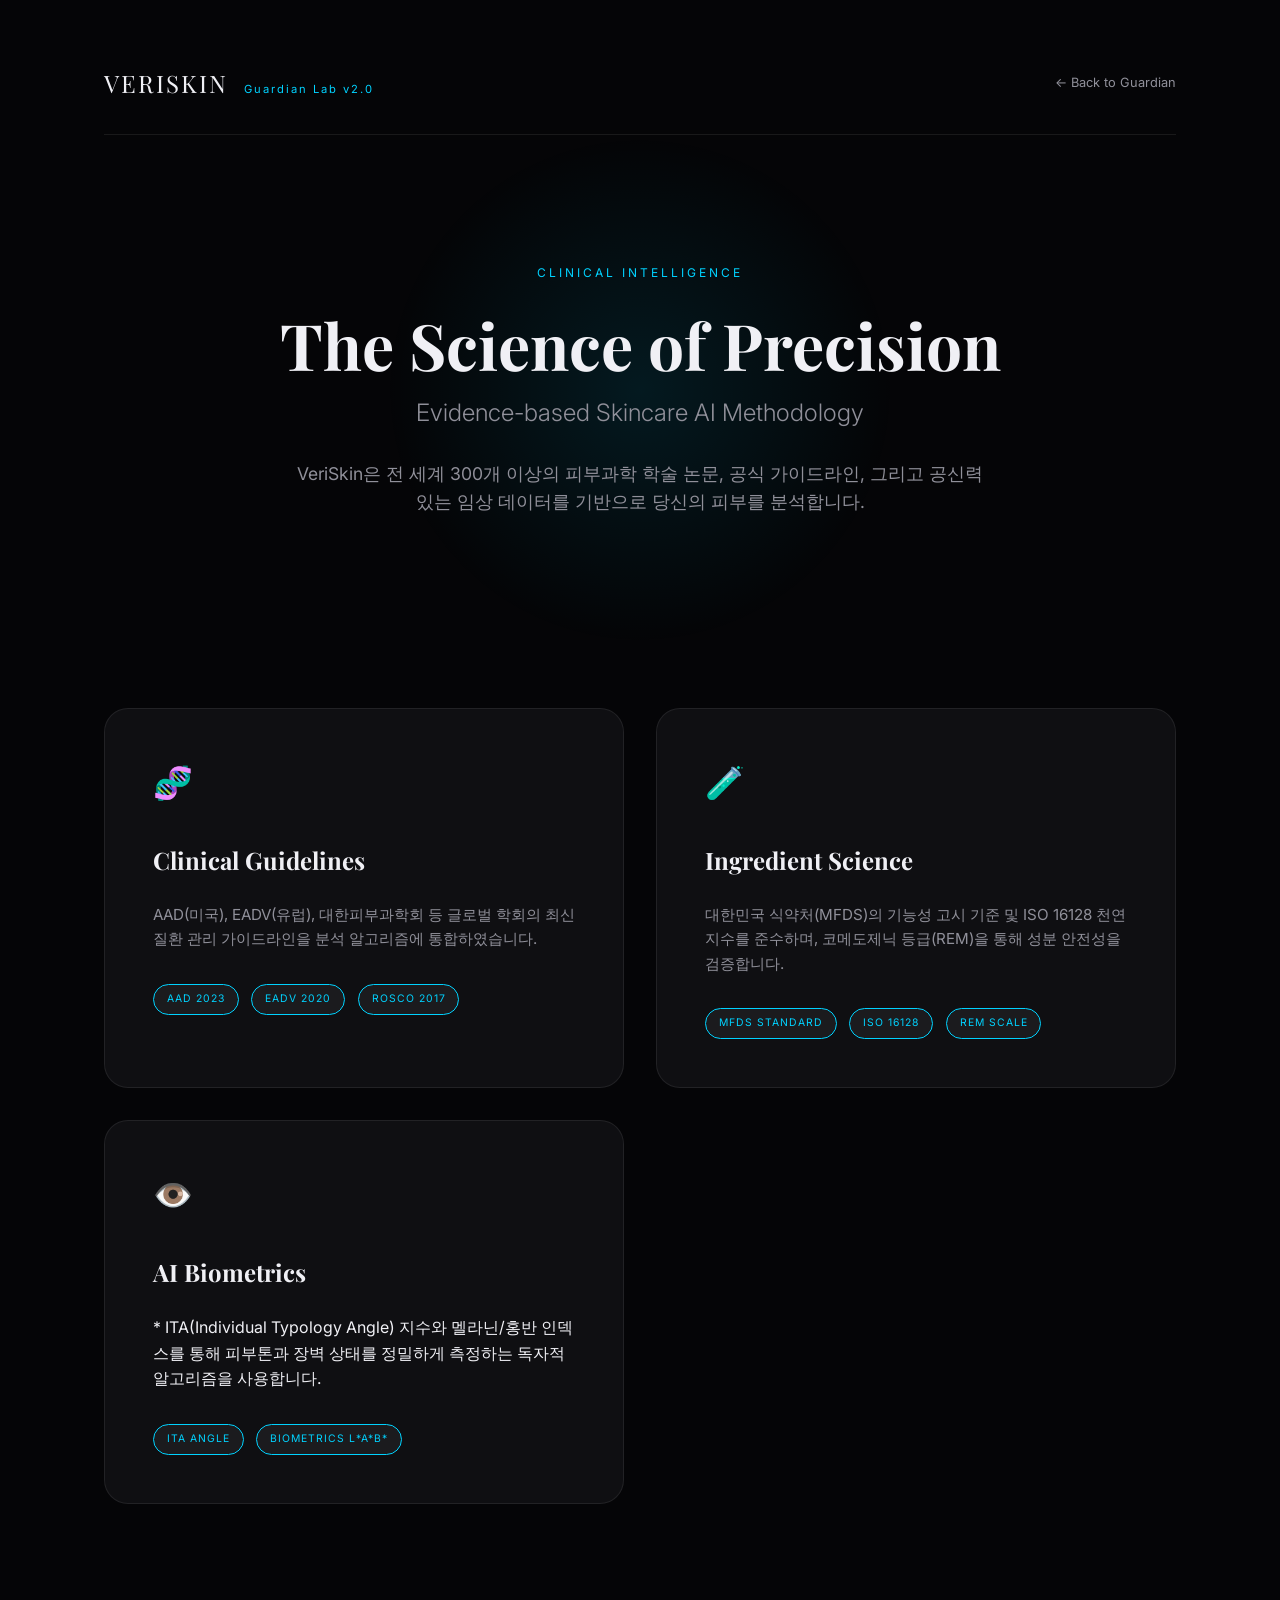
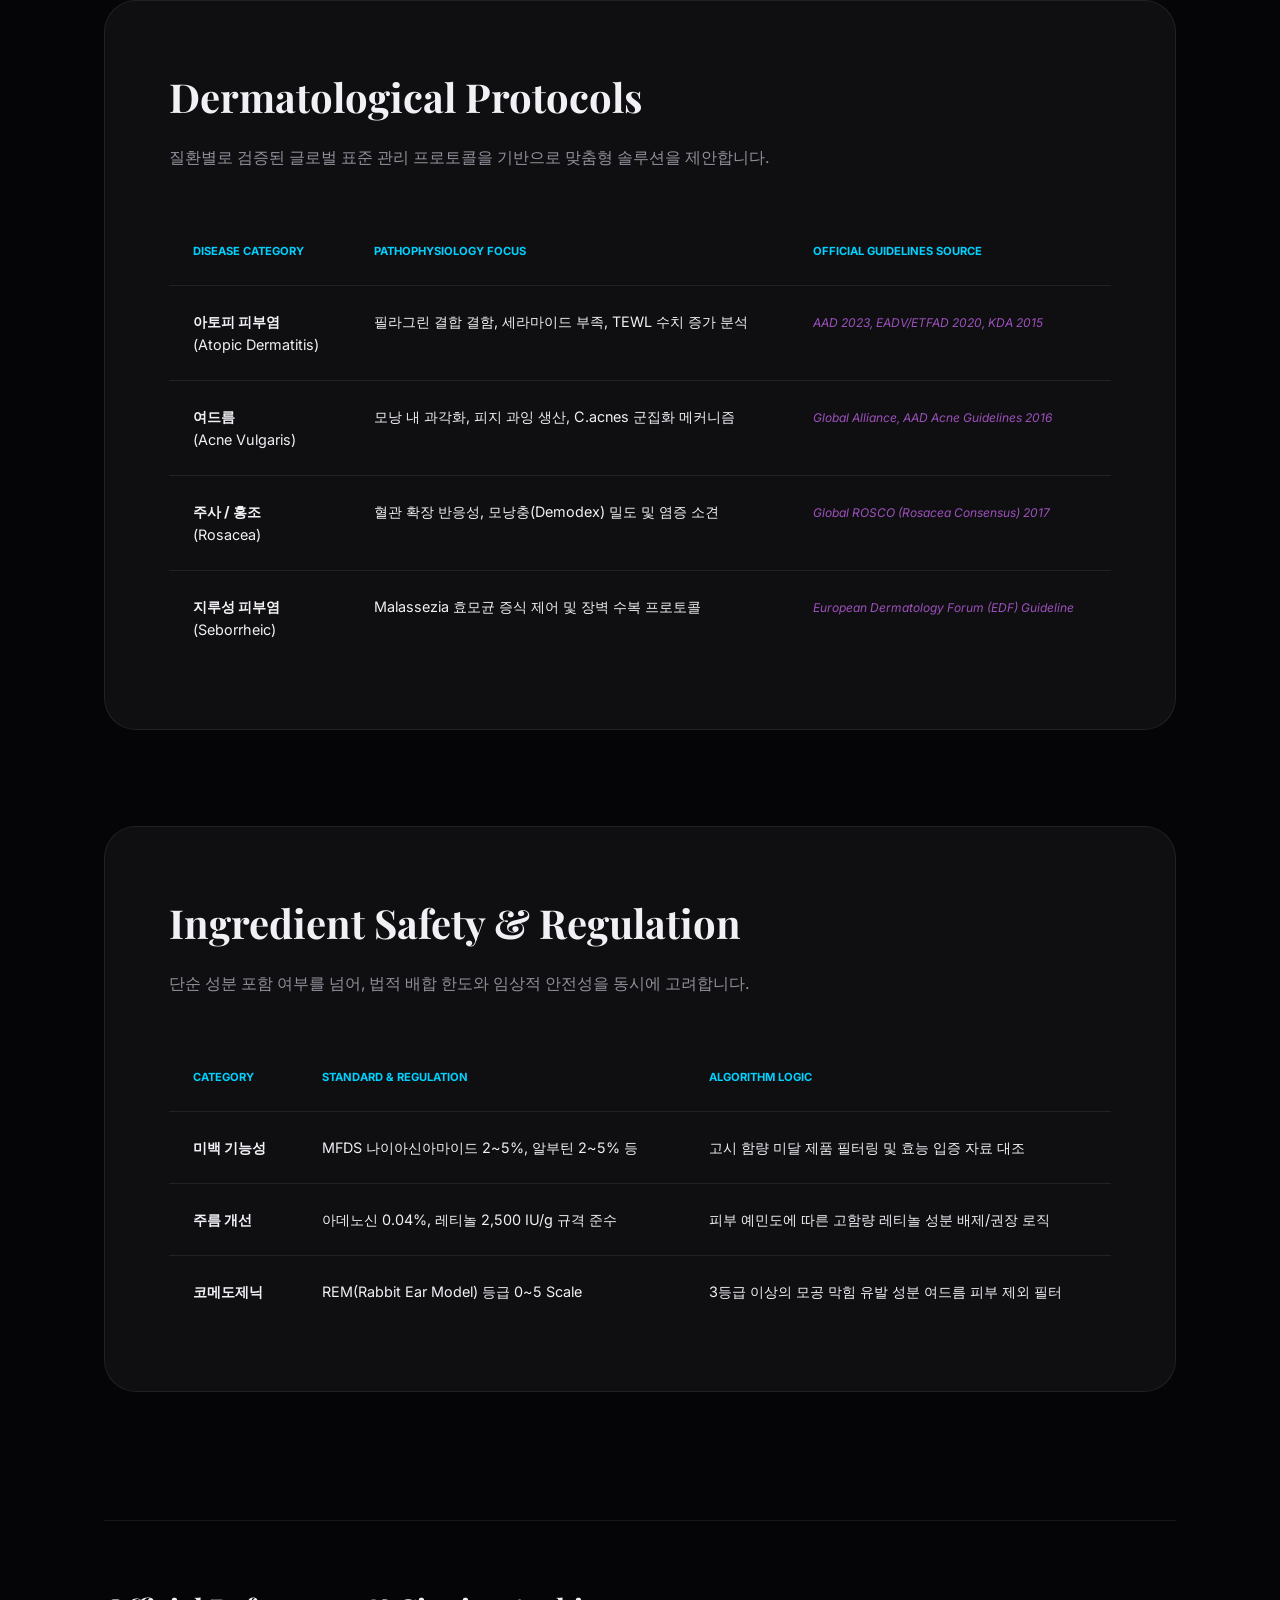
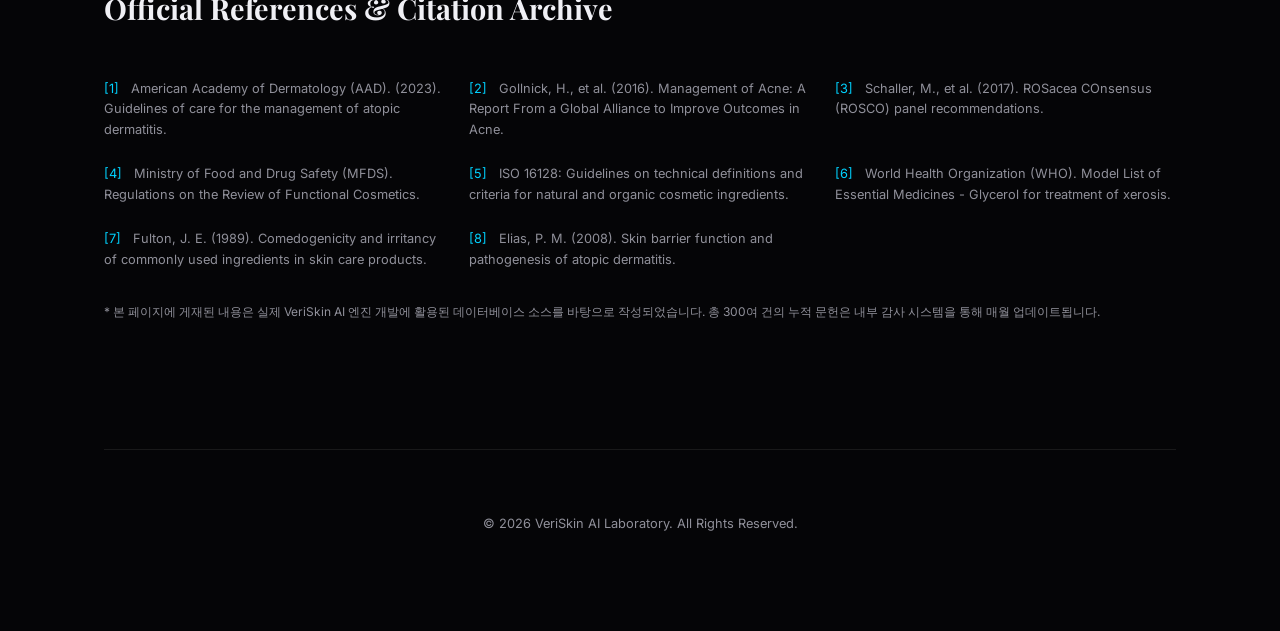
<file: src/web/lab_v2.html>
<!DOCTYPE html>
<html lang="ko">

<head>
    <meta charset="UTF-8">
    <meta name="viewport" content="width=device-width, initial-scale=1.0">
    <title>Scientific Methodology | VeriSkin Lab</title>
    <link rel="stylesheet" href="lab.css">
    <link
        href="https://fonts.googleapis.com/css2?family=Inter:wght@300;400;600&family=Playfair+Display:wght@400;700&display=swap"
        rel="stylesheet">
</head>

<body>
    <div class="lab-container">
        <header>
            <div class="logo">VERISKIN <span>Guardian Lab v2.0</span></div>
            <a href="index.html" class="back-btn">← Back to Guardian</a>
        </header>

        <section class="hero-section animate-reveal">
            <span class="hero-tag">Clinical Intelligence</span>
            <h1>The Science of Precision <span>Evidence-based Skincare AI Methodology</span></h1>
            <p class="hero-desc">VeriSkin은 전 세계 300개 이상의 피부과학 학술 논문, 공식 가이드라인, 그리고 공신력 있는 임상 데이터를 기반으로 당신의 피부를 분석합니다.</p>
        </section>

        <!-- 핵심 연구 근거 가이드 -->
        <div class="lab-grid">
            <div class="lab-card animate-reveal" style="animation-delay: 0.1s;">
                <span class="card-icon">🧬</span>
                <h3>Clinical Guidelines</h3>
                <p>AAD(미국), EADV(유럽), 대한피부과학회 등 글로벌 학회의 최신 질환 관리 가이드라인을 분석 알고리즘에 통합하였습니다.</p>
                <div class="source-badges">
                    <span class="badge active">AAD 2023</span>
                    <span class="badge active">EADV 2020</span>
                    <span class="badge active">ROSCO 2017</span>
                </div>
            </div>

            <div class="lab-card animate-reveal" style="animation-delay: 0.2s;">
                <span class="card-icon">🧪</span>
                <h3>Ingredient Science</h3>
                <p>대한민국 식약처(MFDS)의 기능성 고시 기준 및 ISO 16128 천연 지수를 준수하며, 코메도제닉 등급(REM)을 통해 성분 안전성을 검증합니다.</p>
                <div class="source-badges">
                    <span class="badge active">MFDS Standard</span>
                    <span class="badge active">ISO 16128</span>
                    <span class="badge active">REM Scale</span>
                </div>
            </div>

            <div class="lab-card animate-reveal" style="animation-delay: 0.3s;">
                <span class="card-icon">👁️</span>
                <h3>AI Biometrics</h3>
                *   ITA(Individual Typology Angle) 지수와 멜라닌/홍반 인덱스를 통해 피부톤과 장벽 상태를 정밀하게 측정하는 독자적 알고리즘을 사용합니다.</p>
                <div class="source-badges">
                    <span class="badge active">ITA Angle</span>
                    <span class="badge active">Biometrics L*a*b*</span>
                </div>
            </div>
        </div>

        <!-- 상세 임상 가이드라인 테이블 -->
        <section class="data-section animate-reveal" style="animation-delay: 0.4s;">
            <h2>Dermatological Protocols</h2>
            <p>질환별로 검증된 글로벌 표준 관리 프로토콜을 기반으로 맞춤형 솔루션을 제안합니다.</p>
            <table class="clinical-table">
                <thead>
                    <tr>
                        <th>Disease Category</th>
                        <th>Pathophysiology Focus</th>
                        <th>Official Guidelines Source</th>
                    </tr>
                </thead>
                <tbody>
                    <tr>
                        <td><strong>아토피 피부염</strong><br>(Atopic Dermatitis)</td>
                        <td>필라그린 결합 결함, 세라마이드 부족, TEWL 수치 증가 분석</td>
                        <td><span class="source-cite">AAD 2023, EADV/ETFAD 2020, KDA 2015</span></td>
                    </tr>
                    <tr>
                        <td><strong>여드름</strong><br>(Acne Vulgaris)</td>
                        <td>모낭 내 과각화, 피지 과잉 생산, C.acnes 군집화 메커니즘</td>
                        <td><span class="source-cite">Global Alliance, AAD Acne Guidelines 2016</span></td>
                    </tr>
                    <tr>
                        <td><strong>주사 / 홍조</strong><br>(Rosacea)</td>
                        <td>혈관 확장 반응성, 모낭충(Demodex) 밀도 및 염증 소견</td>
                        <td><span class="source-cite">Global ROSCO (Rosacea Consensus) 2017</span></td>
                    </tr>
                    <tr>
                        <td><strong>지루성 피부염</strong><br>(Seborrheic)</td>
                        <td>Malassezia 효모균 증식 제어 및 장벽 수복 프로토콜</td>
                        <td><span class="source-cite">European Dermatology Forum (EDF) Guideline</span></td>
                    </tr>
                </tbody>
            </table>
        </section>

        <!-- 성분 규제 및 안전성 -->
        <section class="data-section animate-reveal" style="animation-delay: 0.5s;">
            <h2>Ingredient Safety & Regulation</h2>
            <p>단순 성분 포함 여부를 넘어, 법적 배합 한도와 임상적 안전성을 동시에 고려합니다.</p>
            <table class="clinical-table">
                <thead>
                    <tr>
                        <th>Category</th>
                        <th>Standard & Regulation</th>
                        <th>Algorithm Logic</th>
                    </tr>
                </thead>
                <tbody>
                    <tr>
                        <td><strong>미백 기능성</strong></td>
                        <td>MFDS 나이아신아마이드 2~5%, 알부틴 2~5% 등</td>
                        <td>고시 함량 미달 제품 필터링 및 효능 입증 자료 대조</td>
                    </tr>
                    <tr>
                        <td><strong>주름 개선</strong></td>
                        <td>아데노신 0.04%, 레티놀 2,500 IU/g 규격 준수</td>
                        <td>피부 예민도에 따른 고함량 레티놀 성분 배제/권장 로직</td>
                    </tr>
                    <tr>
                        <td><strong>코메도제닉</strong></td>
                        <td>REM(Rabbit Ear Model) 등급 0~5 Scale</td>
                        <td>3등급 이상의 모공 막힘 유발 성분 여드름 피부 제외 필터</td>
                    </tr>
                </tbody>
            </table>
        </section>

        <!-- 참고 문헌 아카이브 -->
        <section class="bibliography animate-reveal" style="animation-delay: 0.6s;">
            <h2>Official References & Citation Archive</h2>
            <ul class="ref-list">
                <li class="ref-item"><span>[1]</span> American Academy of Dermatology (AAD). (2023). Guidelines of care for the management of atopic dermatitis.</li>
                <li class="ref-item"><span>[2]</span> Gollnick, H., et al. (2016). Management of Acne: A Report From a Global Alliance to Improve Outcomes in Acne.</li>
                <li class="ref-item"><span>[3]</span> Schaller, M., et al. (2017). ROSacea COnsensus (ROSCO) panel recommendations.</li>
                <li class="ref-item"><span>[4]</span> Ministry of Food and Drug Safety (MFDS). Regulations on the Review of Functional Cosmetics.</li>
                <li class="ref-item"><span>[5]</span> ISO 16128: Guidelines on technical definitions and criteria for natural and organic cosmetic ingredients.</li>
                <li class="ref-item"><span>[6]</span> World Health Organization (WHO). Model List of Essential Medicines - Glycerol for treatment of xerosis.</li>
                <li class="ref-item"><span>[7]</span> Fulton, J. E. (1989). Comedogenicity and irritancy of commonly used ingredients in skin care products.</li>
                <li class="ref-item"><span>[8]</span> Elias, P. M. (2008). Skin barrier function and pathogenesis of atopic dermatitis.</li>
            </ul>
            <p style="margin-top: 2rem; color: var(--clinical-text-dim); font-size: 0.75rem;">* 본 페이지에 게재된 내용은 실제 VeriSkin AI 엔진 개발에 활용된 데이터베이스 소스를 바탕으로 작성되었습니다. 총 300여 건의 누적 문헌은 내부 감사 시스템을 통해 매월 업데이트됩니다.</p>
        </section>

        <footer style="text-align: center; padding: 4rem 0; border-top: 1px solid var(--clinical-border);">
            <p style="font-size: 0.8rem; color: var(--clinical-text-dim);">© 2026 VeriSkin AI Laboratory. All Rights Reserved.</p>
        </footer>
    </div>
</body>

</html>
</file>
<file: src/web/lab.css>
:root {
    --clinical-bg: #050507;
    --clinical-surface: #0f0f12;
    --clinical-accent: #00d2ff;
    --clinical-purple: #9d50bb;
    --clinical-text: #f0f0f5;
    --clinical-text-dim: #90909a;
    --clinical-border: rgba(255, 255, 255, 0.08);
    --clinical-glass: rgba(15, 15, 18, 0.7);
    --font-heading: 'Playfair Display', serif;
    --font-body: 'Inter', sans-serif;
}

* {
    margin: 0;
    padding: 0;
    box-sizing: border-box;
}

body {
    background-color: var(--clinical-bg);
    color: var(--clinical-text);
    font-family: var(--font-body);
    line-height: 1.6;
    overflow-x: hidden;
}

.lab-container {
    max-width: 1200px;
    margin: 0 auto;
    padding: 2rem 5%;
}

/* --- Navigation Header --- */
header {
    display: flex;
    justify-content: space-between;
    align-items: center;
    padding: 2rem 0;
    border-bottom: 1px solid var(--clinical-border);
}

.logo {
    font-family: var(--font-heading);
    font-size: 1.5rem;
    letter-spacing: 2px;
}

.logo span {
    font-size: 0.7rem;
    color: var(--clinical-accent);
    font-family: var(--font-body);
    margin-left: 0.5rem;
}

.back-btn {
    font-size: 0.8rem;
    color: var(--clinical-text-dim);
    text-decoration: none;
    transition: color 0.3s;
    display: flex;
    align-items: center;
    gap: 0.5rem;
}

.back-btn:hover {
    color: var(--clinical-accent);
}

/* --- Hero Section --- */
.hero-section {
    padding: 8rem 0;
    text-align: center;
    position: relative;
}

.hero-section::before {
    content: '';
    position: absolute;
    top: 50%;
    left: 50%;
    transform: translate(-50%, -50%);
    width: 600px;
    height: 600px;
    background: radial-gradient(circle, rgba(0, 210, 255, 0.1) 0%, transparent 60%);
    z-index: -1;
}

.hero-tag {
    font-size: 0.75rem;
    color: var(--clinical-accent);
    text-transform: uppercase;
    letter-spacing: 3px;
    margin-bottom: 1.5rem;
    display: block;
}

h1 {
    font-family: var(--font-heading);
    font-size: 4rem;
    line-height: 1.2;
    margin-bottom: 2rem;
}

h1 span {
    display: block;
    font-size: 1.5rem;
    font-family: var(--font-body);
    color: var(--clinical-text-dim);
    margin-top: 1rem;
    font-weight: 300;
}

.hero-desc {
    max-width: 700px;
    margin: 0 auto;
    color: var(--clinical-text-dim);
    font-size: 1.1rem;
}

/* --- Grid System --- */
.lab-grid {
    display: grid;
    grid-template-columns: repeat(auto-fit, minmax(350px, 1fr));
    gap: 2rem;
    margin: 4rem 0;
}

.lab-card {
    background: var(--clinical-surface);
    border: 1px solid var(--clinical-border);
    border-radius: 24px;
    padding: 3rem;
    transition: all 0.4s cubic-bezier(0.16, 1, 0.3, 1);
    position: relative;
    overflow: hidden;
}

.lab-card:hover {
    transform: translateY(-10px);
    border-color: var(--clinical-accent);
    box-shadow: 0 20px 40px rgba(0, 0, 0, 0.4);
}

.card-icon {
    font-size: 2rem;
    margin-bottom: 2rem;
    display: block;
}

.lab-card h3 {
    font-family: var(--font-heading);
    font-size: 1.5rem;
    margin-bottom: 1.5rem;
}

.lab-card p {
    color: var(--clinical-text-dim);
    font-size: 0.95rem;
    margin-bottom: 2rem;
}

.source-badges {
    display: flex;
    flex-wrap: wrap;
    gap: 0.8rem;
}

.badge {
    font-size: 0.65rem;
    padding: 0.4rem 0.8rem;
    background: rgba(255, 255, 255, 0.05);
    border: 1px solid var(--clinical-border);
    border-radius: 20px;
    color: var(--clinical-text-dim);
    text-transform: uppercase;
    letter-spacing: 1px;
}

.badge.active {
    border-color: var(--clinical-accent);
    color: var(--clinical-accent);
}

/* --- Data Table Section --- */
.data-section {
    margin: 6rem 0;
    padding: 4rem;
    background: var(--clinical-surface);
    border-radius: 32px;
    border: 1px solid var(--clinical-border);
}

.data-section h2 {
    font-family: var(--font-heading);
    font-size: 2.5rem;
    margin-bottom: 1rem;
}

.data-section > p {
    color: var(--clinical-text-dim);
    margin-bottom: 3rem;
}

.clinical-table {
    width: 100%;
    border-collapse: collapse;
}

.clinical-table th {
    text-align: left;
    padding: 1.5rem;
    font-size: 0.7rem;
    text-transform: uppercase;
    color: var(--clinical-accent);
    border-bottom: 1px solid var(--clinical-border);
}

.clinical-table td {
    padding: 1.5rem;
    font-size: 0.9rem;
    border-bottom: 1px solid var(--clinical-border);
    vertical-align: top;
}

.clinical-table tr:last-child td {
    border-bottom: none;
}

.source-cite {
    font-size: 0.75rem;
    color: var(--clinical-purple);
    font-style: italic;
}

/* --- Bibliography Section --- */
.bibliography {
    margin: 8rem 0;
    padding-top: 4rem;
    border-top: 1px solid var(--clinical-border);
}

.bibliography h2 {
    font-family: var(--font-heading);
    font-size: 1.8rem;
    margin-bottom: 3rem;
}

.ref-list {
    list-style: none;
    display: grid;
    grid-template-columns: repeat(auto-fit, minmax(300px, 1fr));
    gap: 1.5rem;
}

.ref-item {
    font-size: 0.8rem;
    color: var(--clinical-text-dim);
    line-height: 1.6;
}

.ref-item span {
    color: var(--clinical-accent);
    margin-right: 0.5rem;
}

/* --- Animations --- */
.animate-reveal {
    animation: reveal 1.2s cubic-bezier(0.16, 1, 0.3, 1) both;
}

@keyframes reveal {
    from { opacity: 0; transform: translateY(40px); }
    to { opacity: 1; transform: translateY(0); }
}

/* --- Responsive --- */
@media (max-width: 768px) {
    h1 { font-size: 2.5rem; }
    .lab-grid { grid-template-columns: 1fr; }
    .data-section { padding: 2rem; overflow-x: auto; }
}
</file>
